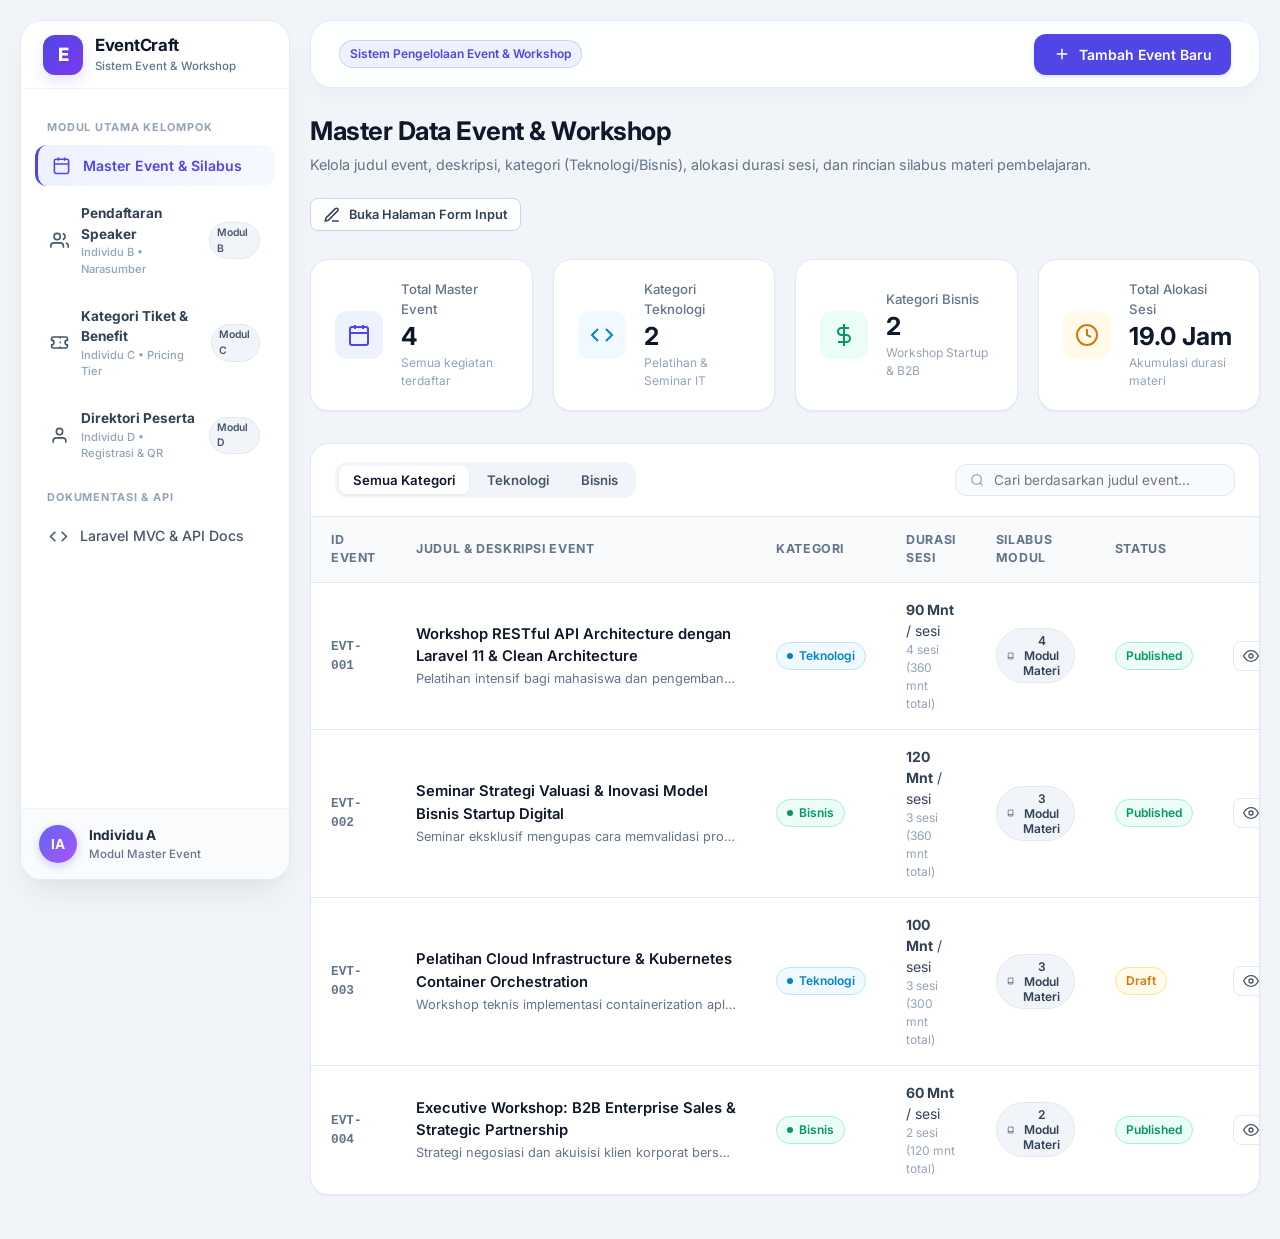
<file: index.html>
<!DOCTYPE html>
<html lang="id">
<head>
  <meta charset="UTF-8">
  <meta name="viewport" content="width=device-width, initial-scale=1.0">
  <title>Master Event & Silabus - Sistem Pengelolaan Event & Workshop</title>
  <!-- Google Fonts: Inter -->
  <link rel="preconnect" href="https://fonts.googleapis.com">
  <link rel="preconnect" href="https://fonts.gstatic.com" crossorigin>
  <link href="https://fonts.googleapis.com/css2?family=Inter:wght@400;500;600;700&display=swap" rel="stylesheet">
  <!-- Stylesheet -->
  <link rel="stylesheet" href="css/style.css">
</head>
<body>

<div class="app-container">
  <!-- ========================================================================
       1. SIDEBAR NAVIGASI
       ======================================================================== -->
  <aside class="sidebar">
    <div class="sidebar-brand">
      <div class="brand-icon">E</div>
      <div class="brand-text">
        <h2>EventCraft</h2>
        <span>Sistem Event & Workshop</span>
      </div>
    </div>

    <nav class="sidebar-nav">
      <div class="nav-section-title">Modul Utama Kelompok</div>
      
      <!-- Modul Master Event (Individu A - AKTIF) -->
      <a href="index.html" class="nav-item active">
        <svg viewBox="0 0 24 24">
          <rect x="3" y="4" width="18" height="18" rx="2" ry="2"></rect>
          <line x1="16" y1="2" x2="16" y2="6"></line>
          <line x1="8" y1="2" x2="8" y2="6"></line>
          <line x1="3" y1="10" x2="21" y2="10"></line>
        </svg>
        <span>Master Event & Silabus</span>
      </a>

      <!-- Modul Anggota Lainnya (Konteks Domain dengan Modal Arsitektur) -->
      <a href="javascript:void(0)" onclick="openModuleInfoModal('B')" class="nav-item inactive-badge" title="Klik untuk melihat spesifikasi arsitektur & relasi Modul B">
        <span style="display:flex; align-items:center; gap:12px;">
          <svg viewBox="0 0 24 24">
            <path d="M17 21v-2a4 4 0 0 0-4-4H5a4 4 0 0 0-4 4v2"></path>
            <circle cx="9" cy="7" r="4"></circle>
            <path d="M23 21v-2a4 4 0 0 0-3-3.87"></path>
            <path d="M16 3.13a4 4 0 0 1 0 7.75"></path>
          </svg>
          <span style="display: flex; flex-direction: column;">
            <strong style="font-size: 0.85rem; color: var(--slate-700);">Pendaftaran Speaker</strong>
            <small style="font-size: 0.7rem; color: var(--slate-400);">Individu B • Narasumber</small>
          </span>
        </span>
        <span class="tag-module">Modul B</span>
      </a>

      <a href="javascript:void(0)" onclick="openModuleInfoModal('C')" class="nav-item inactive-badge" title="Klik untuk melihat spesifikasi arsitektur & relasi Modul C">
        <span style="display:flex; align-items:center; gap:12px;">
          <svg viewBox="0 0 24 24">
            <path d="M2 9a3 3 0 0 1 0 6v2a2 2 0 0 0 2 2h16a2 2 0 0 0 2-2v-2a3 3 0 0 1 0-6V7a2 2 0 0 0-2-2H4a2 2 0 0 0-2 2Z"></path>
            <path d="M13 5v2"></path>
            <path d="M13 17v2"></path>
            <path d="M13 11v2"></path>
          </svg>
          <span style="display: flex; flex-direction: column;">
            <strong style="font-size: 0.85rem; color: var(--slate-700);">Kategori Tiket & Benefit</strong>
            <small style="font-size: 0.7rem; color: var(--slate-400);">Individu C • Pricing Tier</small>
          </span>
        </span>
        <span class="tag-module">Modul C</span>
      </a>

      <a href="javascript:void(0)" onclick="openModuleInfoModal('D')" class="nav-item inactive-badge" title="Klik untuk melihat spesifikasi arsitektur & relasi Modul D">
        <span style="display:flex; align-items:center; gap:12px;">
          <svg viewBox="0 0 24 24">
            <path d="M20 21v-2a4 4 0 0 0-4-4H8a4 4 0 0 0-4 4v2"></path>
            <circle cx="12" cy="7" r="4"></circle>
          </svg>
          <span style="display: flex; flex-direction: column;">
            <strong style="font-size: 0.85rem; color: var(--slate-700);">Direktori Peserta</strong>
            <small style="font-size: 0.7rem; color: var(--slate-400);">Individu D • Registrasi & QR</small>
          </span>
        </span>
        <span class="tag-module">Modul D</span>
      </a>

      <div class="nav-section-title">Dokumentasi & API</div>
      <a href="README.md" target="_blank" class="nav-item">
        <svg viewBox="0 0 24 24">
          <polyline points="16 18 22 12 16 6"></polyline>
          <polyline points="8 6 2 12 8 18"></polyline>
        </svg>
        <span>Laravel MVC & API Docs</span>
      </a>
    </nav>

    <div class="sidebar-footer">
      <div class="user-snippet">
        <div class="user-avatar">IA</div>
        <div class="user-info">
          <div class="user-name">Individu A</div>
          <div class="user-role">Modul Master Event</div>
        </div>
      </div>
    </div>
  </aside>

  <!-- ========================================================================
       2. MAIN CONTENT WRAPPER
       ======================================================================== -->
  <main class="main-wrapper">
    <!-- Top Header -->
    <header class="top-header">
      <div style="display: flex; align-items: center; gap: 16px;">
        <button class="mobile-toggle" id="mobileToggle" aria-label="Toggle Menu">
          ☰
        </button>
        <span class="badge-role">Sistem Pengelolaan Event & Workshop</span>
      </div>

      <div class="header-actions">
        <a href="event-form.html" class="btn btn-primary">
          <svg viewBox="0 0 24 24">
            <line x1="12" y1="5" x2="12" y2="19"></line>
            <line x1="5" y1="12" x2="19" y2="12"></line>
          </svg>
          <span>Tambah Event Baru</span>
        </a>
      </div>
    </header>

    <!-- Content Body -->
    <div class="content-body">
      <!-- Page Header -->
      <div class="page-header">
        <div>
          <h1 class="page-title">Master Data Event & Workshop</h1>
          <p class="page-subtitle">Kelola judul event, deskripsi, kategori (Teknologi/Bisnis), alokasi durasi sesi, dan rincian silabus materi pembelajaran.</p>
        </div>
        <div>
          <a href="event-form.html" class="btn btn-secondary btn-sm" style="margin-top: 6px;">
            <svg width="14" height="14" viewBox="0 0 24 24" fill="none" stroke="currentColor" stroke-width="2">
              <path d="M12 20h9"></path>
              <path d="M16.5 3.5a2.121 2.121 0 0 1 3 3L7 19l-4 1 1-4L16.5 3.5z"></path>
            </svg>
            <span>Buka Halaman Form Input</span>
          </a>
        </div>
      </div>

      <!-- Stat Cards Overview -->
      <div class="stats-grid">
        <div class="stat-card">
          <div class="stat-icon icon-purple">
            <svg viewBox="0 0 24 24">
              <rect x="3" y="4" width="18" height="18" rx="2" ry="2"></rect>
              <line x1="16" y1="2" x2="16" y2="6"></line>
              <line x1="8" y1="2" x2="8" y2="6"></line>
              <line x1="3" y1="10" x2="21" y2="10"></line>
            </svg>
          </div>
          <div class="stat-data">
            <div class="stat-label">Total Master Event</div>
            <div class="stat-value" id="statTotalEvents">0</div>
            <div class="stat-subtext">Semua kegiatan terdaftar</div>
          </div>
        </div>

        <div class="stat-card">
          <div class="stat-icon icon-blue">
            <svg viewBox="0 0 24 24">
              <polyline points="16 18 22 12 16 6"></polyline>
              <polyline points="8 6 2 12 8 18"></polyline>
            </svg>
          </div>
          <div class="stat-data">
            <div class="stat-label">Kategori Teknologi</div>
            <div class="stat-value" id="statTechEvents">0</div>
            <div class="stat-subtext">Pelatihan & Seminar IT</div>
          </div>
        </div>

        <div class="stat-card">
          <div class="stat-icon icon-green">
            <svg viewBox="0 0 24 24">
              <line x1="12" y1="1" x2="12" y2="23"></line>
              <path d="M17 5H9.5a3.5 3.5 0 0 0 0 7h5a3.5 3.5 0 0 1 0 7H6"></path>
            </svg>
          </div>
          <div class="stat-data">
            <div class="stat-label">Kategori Bisnis</div>
            <div class="stat-value" id="statBizEvents">0</div>
            <div class="stat-subtext">Workshop Startup & B2B</div>
          </div>
        </div>

        <div class="stat-card">
          <div class="stat-icon icon-amber">
            <svg viewBox="0 0 24 24">
              <circle cx="12" cy="12" r="10"></circle>
              <polyline points="12 6 12 12 16 14"></polyline>
            </svg>
          </div>
          <div class="stat-data">
            <div class="stat-label">Total Alokasi Sesi</div>
            <div class="stat-value" id="statTotalHours">0 Jam</div>
            <div class="stat-subtext">Akumulasi durasi materi</div>
          </div>
        </div>
      </div>

      <!-- Filter Bar & Search Toolbar -->
      <div class="filter-toolbar">
        <div class="category-tabs">
          <button type="button" class="cat-tab active" data-category="Semua">Semua Kategori</button>
          <button type="button" class="cat-tab" data-category="Teknologi">Teknologi</button>
          <button type="button" class="cat-tab" data-category="Bisnis">Bisnis</button>
        </div>

        <div class="table-search-box">
          <svg viewBox="0 0 24 24" fill="none" stroke="currentColor" stroke-width="2">
            <circle cx="11" cy="11" r="8"></circle>
            <line x1="21" y1="21" x2="16.65" y2="16.65"></line>
          </svg>
          <input type="text" id="tableSearch" placeholder="Cari berdasarkan judul event...">
        </div>
      </div>

      <!-- Tabel Master Event -->
      <div class="table-card">
        <div class="table-responsive">
          <table class="custom-table">
            <thead>
              <tr>
                <th style="width: 100px;">ID Event</th>
                <th>Judul & Deskripsi Event</th>
                <th style="width: 150px;">Kategori</th>
                <th style="width: 160px;">Durasi Sesi</th>
                <th style="width: 160px;">Silabus Modul</th>
                <th style="width: 120px;">Status</th>
                <th style="width: 140px; text-align: center;">Aksi</th>
              </tr>
            </thead>
            <tbody id="eventTableBody">
              <!-- Render otomatis via js/app.js -->
            </tbody>
          </table>
        </div>
      </div>
    </div>
  </main>
</div>

<!-- ========================================================================
     3. MODAL DETAIL EVENT & SILABUS
     ======================================================================== -->
<div class="modal-overlay" id="syllabusDetailModal">
  <div class="modal-container">
    <div class="modal-header">
      <div style="display: flex; align-items: center; gap: 10px;">
        <h3 class="modal-title">Rincian Event & Silabus Materi</h3>
        <div id="modalEventCategory"></div>
      </div>
      <button class="modal-close" onclick="closeModal('syllabusDetailModal')" title="Tutup">&times;</button>
    </div>
    <div class="modal-body">
      <div>
        <h2 id="modalEventTitle" style="font-size: 1.25rem; font-weight: 700; color: var(--slate-900); margin-bottom: 8px;"></h2>
        <p id="modalEventDesc" style="font-size: 0.875rem; color: var(--slate-600); line-height: 1.5; margin-bottom: 16px;"></p>
        
        <div style="display: flex; gap: 16px; align-items: center; padding: 10px 14px; background: var(--slate-50); border: 1px solid var(--slate-200); border-radius: var(--radius-md); margin-bottom: 20px;">
          <div style="font-size: 0.8rem; color: var(--slate-500);">
            <svg width="14" height="14" viewBox="0 0 24 24" fill="none" stroke="currentColor" stroke-width="2" style="vertical-align: middle; margin-right: 4px;">
              <circle cx="12" cy="12" r="10"></circle>
              <polyline points="12 6 12 12 16 14"></polyline>
            </svg>
            Alokasi Waktu: <strong id="modalEventDuration" style="color: var(--slate-800);"></strong>
          </div>
        </div>

        <h4 style="font-size: 0.95rem; font-weight: 700; color: var(--slate-800); text-transform: uppercase; letter-spacing: 0.05em;">Struktur Kurikulum / Silabus Sesi:</h4>
        <div class="syllabus-timeline" id="modalTimeline">
          <!-- Timeline di-generate secara dinamis oleh js/app.js -->
        </div>
      </div>
    </div>
    <div class="modal-footer">
      <button type="button" class="btn btn-secondary" onclick="closeModal('syllabusDetailModal')">Tutup</button>
    </div>
  </div>
</div>

<!-- ========================================================================
     4. MODAL SPESIFIKASI ARSITEKTUR MODUL KELOMPOK (B, C, D)
     ======================================================================== -->
<div class="modal-overlay" id="peerModuleModal">
  <div class="modal-container" style="max-width: 680px;">
    <div class="modal-header">
      <div style="display: flex; align-items: center; gap: 10px;">
        <span class="module-header-badge" id="peerModuleBadge">Modul X</span>
        <h3 class="modal-title" id="peerModuleTitle">Spesifikasi Modul Otonom</h3>
      </div>
      <button class="modal-close" onclick="closeModal('peerModuleModal')" title="Tutup">&times;</button>
    </div>
    <div class="modal-body">
      <div class="module-header-box">
        <div class="module-header-left">
          <h3 id="peerModuleAssignee">Penanggung Jawab: Individu X</h3>
          <span>Arsitektur Sistem Otonom & Interkoneksi Modul Master Event</span>
        </div>
      </div>

      <div style="margin-bottom: 20px;">
        <div class="spec-section-title">
          <svg width="16" height="16" viewBox="0 0 24 24" fill="none" stroke="currentColor" stroke-width="2">
            <circle cx="12" cy="12" r="10"></circle>
            <line x1="12" y1="16" x2="12" y2="12"></line>
            <line x1="12" y1="8" x2="12.01" y2="8"></line>
          </svg>
          Deskripsi & Tanggung Jawab Modul
        </div>
        <p id="peerModuleDesc" style="font-size: 0.875rem; color: var(--slate-600); line-height: 1.6;"></p>
      </div>

      <div style="margin-bottom: 20px;">
        <div class="spec-section-title">
          <svg width="16" height="16" viewBox="0 0 24 24" fill="none" stroke="currentColor" stroke-width="2">
            <path d="M4 7V4h16v3"></path>
            <path d="M9 20h6"></path>
            <path d="M12 4v16"></path>
          </svg>
          Relasi Database ke Modul Master Event (Individu A)
        </div>
        <div class="relation-pill-box" id="peerModuleRelations">
          <!-- Di-render oleh js/app.js -->
        </div>
      </div>

      <div style="margin-bottom: 20px;">
        <div class="spec-section-title">
          <svg width="16" height="16" viewBox="0 0 24 24" fill="none" stroke="currentColor" stroke-width="2">
            <polyline points="16 18 22 12 16 6"></polyline>
            <polyline points="8 6 2 12 8 18"></polyline>
          </svg>
          Endpoint RESTful API yang Tersedia
        </div>
        <div class="endpoint-list" id="peerModuleEndpoints">
          <!-- Di-render oleh js/app.js -->
        </div>
      </div>

      <div>
        <div class="spec-section-title">
          <svg width="16" height="16" viewBox="0 0 24 24" fill="none" stroke="currentColor" stroke-width="2">
            <ellipse cx="12" cy="5" rx="9" ry="3"></ellipse>
            <path d="M21 12c0 1.66-4 3-9 3s-9-1.34-9-3"></path>
            <path d="M3 5v14c0 1.66 4 3 9 3s9-1.34 9-3V5"></path>
          </svg>
          Contoh Skema Migrasi Database Relasional Laravel
        </div>
        <pre class="schema-code-box" id="peerModuleMigration"></pre>
      </div>
    </div>
    <div class="modal-footer">
      <button type="button" class="btn btn-secondary" onclick="closeModal('peerModuleModal')">Tutup Penjelasan</button>
    </div>
  </div>
</div>

<!-- Scripts -->
<script src="js/app.js"></script>
</body>
</html>
</file>
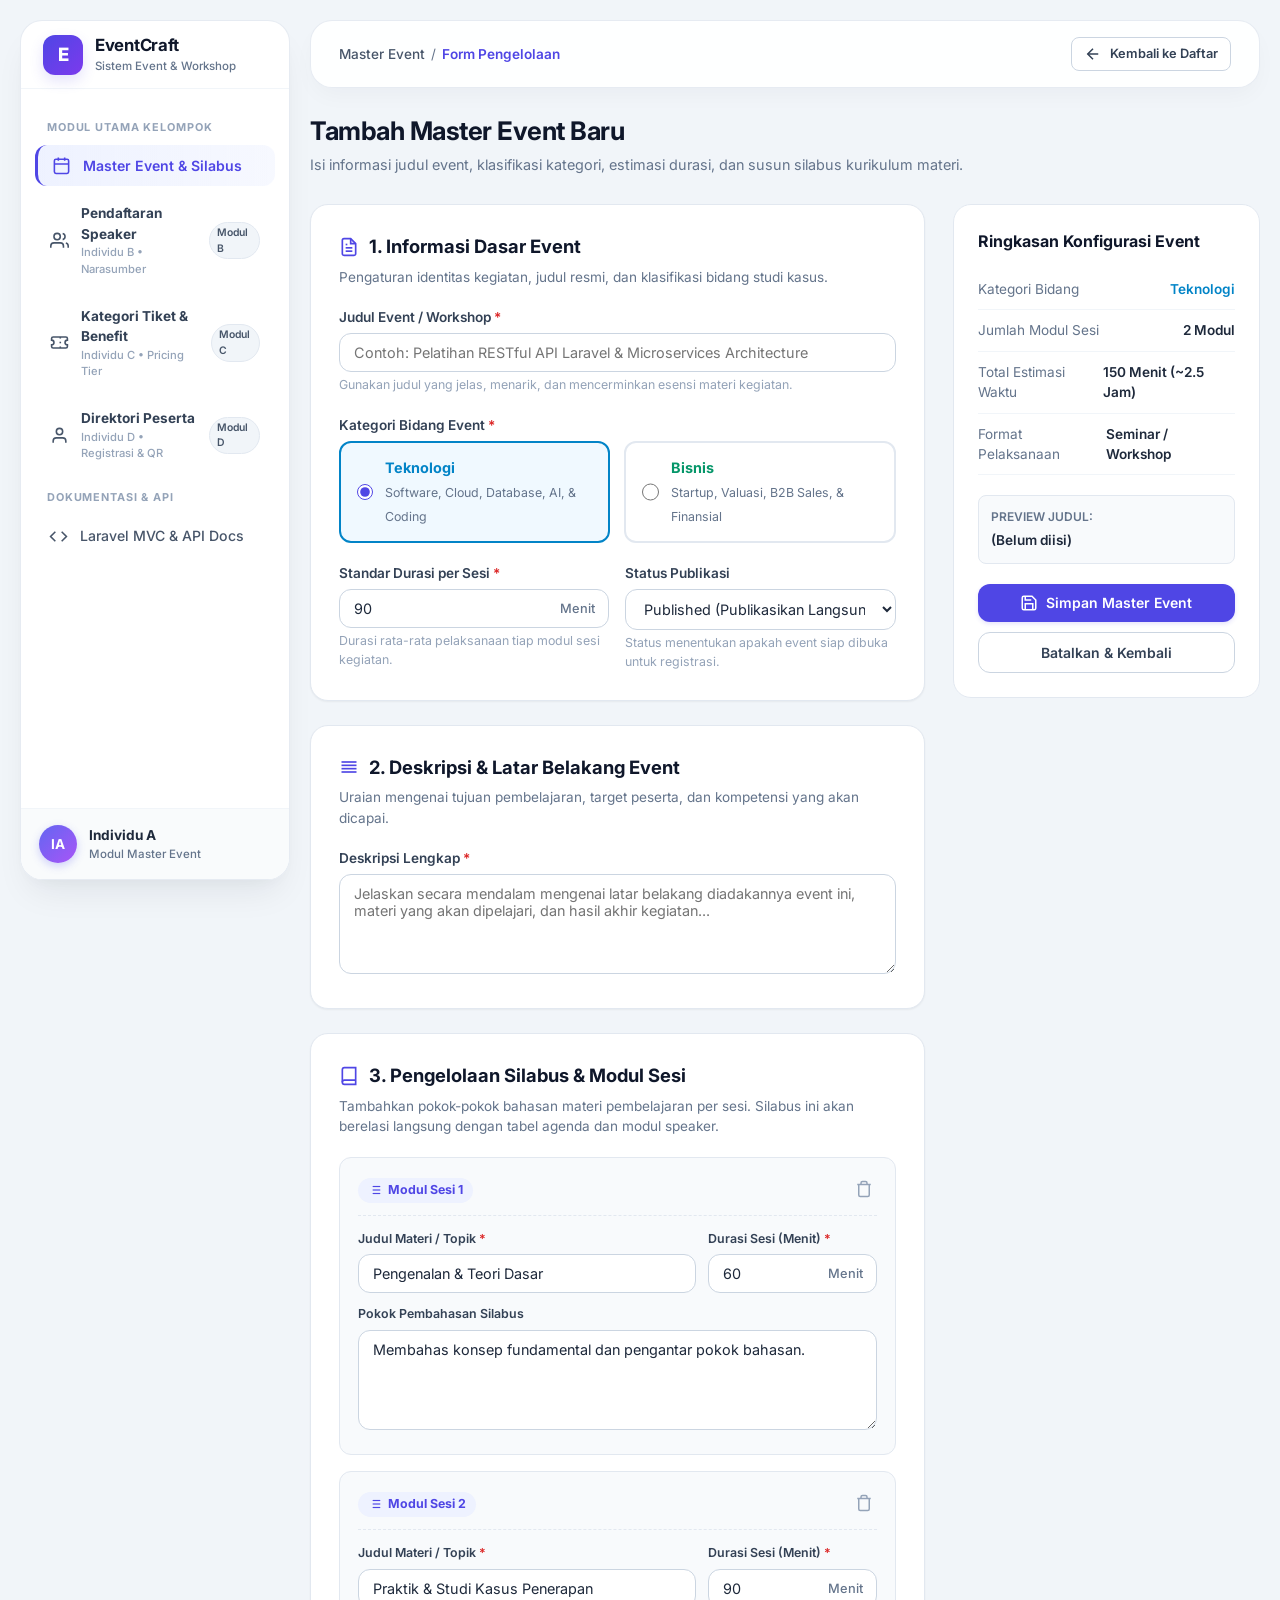
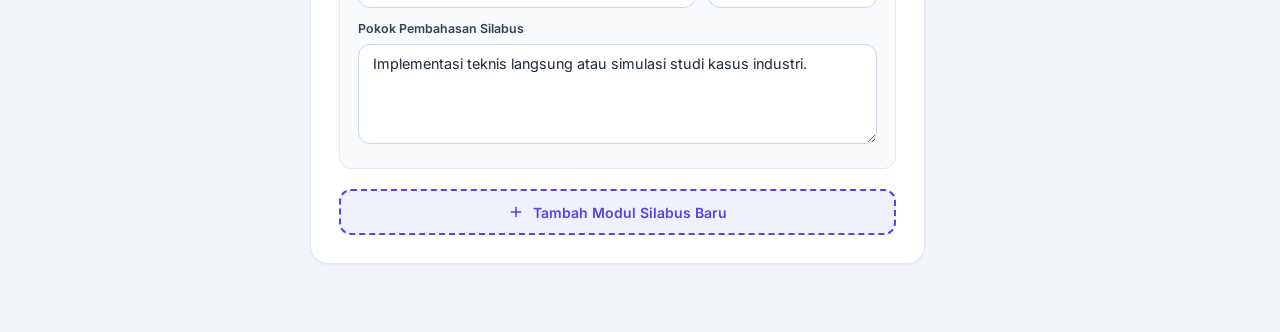
<file: event-form.html>
<!DOCTYPE html>
<html lang="id">
<head>
  <meta charset="UTF-8">
  <meta name="viewport" content="width=device-width, initial-scale=1.0">
  <title>Form Kelola Master Event & Silabus - EventCraft</title>
  <!-- Google Fonts: Inter -->
  <link rel="preconnect" href="https://fonts.googleapis.com">
  <link rel="preconnect" href="https://fonts.gstatic.com" crossorigin>
  <link href="https://fonts.googleapis.com/css2?family=Inter:wght@400;500;600;700&display=swap" rel="stylesheet">
  <!-- Stylesheet -->
  <link rel="stylesheet" href="css/style.css">
</head>
<body>

<div class="app-container">
  <!-- ========================================================================
       1. SIDEBAR NAVIGASI
       ======================================================================== -->
  <aside class="sidebar">
    <div class="sidebar-brand">
      <div class="brand-icon">E</div>
      <div class="brand-text">
        <h2>EventCraft</h2>
        <span>Sistem Event & Workshop</span>
      </div>
    </div>

    <nav class="sidebar-nav">
      <div class="nav-section-title">Modul Utama Kelompok</div>
      
      <!-- Modul Master Event (Individu A - AKTIF) -->
      <a href="index.html" class="nav-item active">
        <svg viewBox="0 0 24 24">
          <rect x="3" y="4" width="18" height="18" rx="2" ry="2"></rect>
          <line x1="16" y1="2" x2="16" y2="6"></line>
          <line x1="8" y1="2" x2="8" y2="6"></line>
          <line x1="3" y1="10" x2="21" y2="10"></line>
        </svg>
        <span>Master Event & Silabus</span>
      </a>

      <!-- Modul Anggota Lainnya (Konteks Domain dengan Modal Arsitektur) -->
      <a href="javascript:void(0)" onclick="openModuleInfoModal('B')" class="nav-item inactive-badge" title="Klik untuk melihat spesifikasi arsitektur & relasi Modul B">
        <span style="display:flex; align-items:center; gap:12px;">
          <svg viewBox="0 0 24 24">
            <path d="M17 21v-2a4 4 0 0 0-4-4H5a4 4 0 0 0-4 4v2"></path>
            <circle cx="9" cy="7" r="4"></circle>
            <path d="M23 21v-2a4 4 0 0 0-3-3.87"></path>
            <path d="M16 3.13a4 4 0 0 1 0 7.75"></path>
          </svg>
          <span style="display: flex; flex-direction: column;">
            <strong style="font-size: 0.85rem; color: var(--slate-700);">Pendaftaran Speaker</strong>
            <small style="font-size: 0.7rem; color: var(--slate-400);">Individu B • Narasumber</small>
          </span>
        </span>
        <span class="tag-module">Modul B</span>
      </a>

      <a href="javascript:void(0)" onclick="openModuleInfoModal('C')" class="nav-item inactive-badge" title="Klik untuk melihat spesifikasi arsitektur & relasi Modul C">
        <span style="display:flex; align-items:center; gap:12px;">
          <svg viewBox="0 0 24 24">
            <path d="M2 9a3 3 0 0 1 0 6v2a2 2 0 0 0 2 2h16a2 2 0 0 0 2-2v-2a3 3 0 0 1 0-6V7a2 2 0 0 0-2-2H4a2 2 0 0 0-2 2Z"></path>
            <path d="M13 5v2"></path>
            <path d="M13 17v2"></path>
            <path d="M13 11v2"></path>
          </svg>
          <span style="display: flex; flex-direction: column;">
            <strong style="font-size: 0.85rem; color: var(--slate-700);">Kategori Tiket & Benefit</strong>
            <small style="font-size: 0.7rem; color: var(--slate-400);">Individu C • Pricing Tier</small>
          </span>
        </span>
        <span class="tag-module">Modul C</span>
      </a>

      <a href="javascript:void(0)" onclick="openModuleInfoModal('D')" class="nav-item inactive-badge" title="Klik untuk melihat spesifikasi arsitektur & relasi Modul D">
        <span style="display:flex; align-items:center; gap:12px;">
          <svg viewBox="0 0 24 24">
            <path d="M20 21v-2a4 4 0 0 0-4-4H8a4 4 0 0 0-4 4v2"></path>
            <circle cx="12" cy="7" r="4"></circle>
          </svg>
          <span style="display: flex; flex-direction: column;">
            <strong style="font-size: 0.85rem; color: var(--slate-700);">Direktori Peserta</strong>
            <small style="font-size: 0.7rem; color: var(--slate-400);">Individu D • Registrasi & QR</small>
          </span>
        </span>
        <span class="tag-module">Modul D</span>
      </a>

      <div class="nav-section-title">Dokumentasi & API</div>
      <a href="README.md" target="_blank" class="nav-item">
        <svg viewBox="0 0 24 24">
          <polyline points="16 18 22 12 16 6"></polyline>
          <polyline points="8 6 2 12 8 18"></polyline>
        </svg>
        <span>Laravel MVC & API Docs</span>
      </a>
    </nav>

    <div class="sidebar-footer">
      <div class="user-snippet">
        <div class="user-avatar">IA</div>
        <div class="user-info">
          <div class="user-name">Individu A</div>
          <div class="user-role">Modul Master Event</div>
        </div>
      </div>
    </div>
  </aside>

  <!-- ========================================================================
       2. MAIN CONTENT WRAPPER
       ======================================================================== -->
  <main class="main-wrapper">
    <!-- Top Header -->
    <header class="top-header">
      <div style="display: flex; align-items: center; gap: 16px;">
        <button class="mobile-toggle" id="mobileToggle" aria-label="Toggle Menu">
          ☰
        </button>
        <div style="font-size: 0.85rem; color: var(--slate-500); display: flex; align-items: center; gap: 6px;">
          <a href="index.html" style="color: var(--slate-600); text-decoration: none; font-weight: 500;">Master Event</a>
          <span>/</span>
          <span style="color: var(--primary); font-weight: 600;">Form Pengelolaan</span>
        </div>
      </div>

      <div class="header-actions">
        <a href="index.html" class="btn btn-secondary btn-sm">
          <svg width="16" height="16" viewBox="0 0 24 24" fill="none" stroke="currentColor" stroke-width="2">
            <line x1="19" y1="12" x2="5" y2="12"></line>
            <polyline points="12 19 5 12 12 5"></polyline>
          </svg>
          <span>Kembali ke Daftar</span>
        </a>
      </div>
    </header>

    <!-- Content Body -->
    <div class="content-body">
      <!-- Page Header -->
      <div class="page-header">
        <div>
          <h1 class="page-title" id="formPageTitle">Tambah Master Event Baru</h1>
          <p class="page-subtitle" id="formPageSubtitle">Isi informasi judul event, klasifikasi kategori, estimasi durasi, dan susun silabus kurikulum materi.</p>
        </div>
      </div>

      <!-- Form Container Layout (2 Kolom: Form Utama + Panel Ringkasan) -->
      <form id="eventForm">
        <input type="hidden" id="eventId" value="">
        <input type="hidden" id="totalSessions" value="0">

        <div class="form-layout">
          <!-- Kolom Kiri: Form Utama -->
          <div class="form-main-col">
            
            <!-- 1. Card Informasi Utama Event -->
            <div class="form-card">
              <h3 class="form-card-title">
                <svg width="20" height="20" viewBox="0 0 24 24" fill="none" stroke="currentColor" stroke-width="2" style="color: var(--primary);">
                  <path d="M14 2H6a2 2 0 0 0-2 2v16a2 2 0 0 0 2 2h12a2 2 0 0 0 2-2V8z"></path>
                  <polyline points="14 2 14 8 20 8"></polyline>
                  <line x1="16" y1="13" x2="8" y2="13"></line>
                  <line x1="16" y1="17" x2="8" y2="17"></line>
                  <polyline points="10 9 9 9 8 9"></polyline>
                </svg>
                1. Informasi Dasar Event
              </h3>
              <p class="form-card-subtitle">Pengaturan identitas kegiatan, judul resmi, dan klasifikasi bidang studi kasus.</p>

              <!-- Judul Event -->
              <div class="form-group">
                <label for="eventTitle" class="form-label">
                  Judul Event / Workshop <span class="required">*</span>
                </label>
                <input 
                  type="text" 
                  id="eventTitle" 
                  class="form-control" 
                  placeholder="Contoh: Pelatihan RESTful API Laravel & Microservices Architecture" 
                  required
                  oninput="updateTotalSummary()"
                >
                <div class="form-help">Gunakan judul yang jelas, menarik, dan mencerminkan esensi materi kegiatan.</div>
              </div>

              <!-- Kategori Event (Teknologi vs Bisnis) -->
              <div class="form-group">
                <label class="form-label">
                  Kategori Bidang Event <span class="required">*</span>
                </label>
                <div class="category-radio-group">
                  <label class="category-radio-card active-tech" id="cardCategoryTech">
                    <input 
                      type="radio" 
                      name="category" 
                      value="Teknologi" 
                      checked 
                      onchange="updateTotalSummary()"
                    >
                    <div>
                      <strong style="color: var(--tech); display: block; font-size: 0.9rem;">Teknologi</strong>
                      <span style="font-size: 0.775rem; color: var(--slate-500);">Software, Cloud, Database, AI, & Coding</span>
                    </div>
                  </label>

                  <label class="category-radio-card" id="cardCategoryBiz">
                    <input 
                      type="radio" 
                      name="category" 
                      value="Bisnis" 
                      onchange="updateTotalSummary()"
                    >
                    <div>
                      <strong style="color: var(--business); display: block; font-size: 0.9rem;">Bisnis</strong>
                      <span style="font-size: 0.775rem; color: var(--slate-500);">Startup, Valuasi, B2B Sales, & Finansial</span>
                    </div>
                  </label>
                </div>
              </div>

              <!-- Durasi Sesi & Status -->
              <div class="duration-grid">
                <div class="form-group" style="margin-bottom: 0;">
                  <label for="sessionDuration" class="form-label">
                    Standar Durasi per Sesi <span class="required">*</span>
                  </label>
                  <div class="input-with-unit">
                    <input 
                      type="number" 
                      id="sessionDuration" 
                      class="form-control" 
                      min="30" 
                      max="300" 
                      step="15" 
                      value="90" 
                      required
                    >
                    <span class="unit-label">Menit</span>
                  </div>
                  <div class="form-help">Durasi rata-rata pelaksanaan tiap modul sesi kegiatan.</div>
                </div>

                <div class="form-group" style="margin-bottom: 0;">
                  <label for="eventStatus" class="form-label">Status Publikasi</label>
                  <select id="eventStatus" class="form-control">
                    <option value="Published">Published (Publikasikan Langsung)</option>
                    <option value="Draft">Draft (Simpan Sementara)</option>
                  </select>
                  <div class="form-help">Status menentukan apakah event siap dibuka untuk registrasi.</div>
                </div>
              </div>
            </div>

            <!-- 2. Card Deskripsi Event -->
            <div class="form-card">
              <h3 class="form-card-title">
                <svg width="20" height="20" viewBox="0 0 24 24" fill="none" stroke="currentColor" stroke-width="2" style="color: var(--primary);">
                  <line x1="21" y1="10" x2="3" y2="10"></line>
                  <line x1="21" y1="6" x2="3" y2="6"></line>
                  <line x1="21" y1="14" x2="3" y2="14"></line>
                  <line x1="21" y1="18" x2="3" y2="18"></line>
                </svg>
                2. Deskripsi & Latar Belakang Event
              </h3>
              <p class="form-card-subtitle">Uraian mengenai tujuan pembelajaran, target peserta, dan kompetensi yang akan dicapai.</p>

              <div class="form-group" style="margin-bottom: 0;">
                <label for="eventDescription" class="form-label">
                  Deskripsi Lengkap <span class="required">*</span>
                </label>
                <textarea 
                  id="eventDescription" 
                  class="form-control" 
                  rows="4" 
                  placeholder="Jelaskan secara mendalam mengenai latar belakang diadakannya event ini, materi yang akan dipelajari, dan hasil akhir kegiatan..."
                  required
                ></textarea>
              </div>
            </div>

            <!-- 3. Card Silabus & Kurikulum Dinamis (Syllabus Builder) -->
            <div class="form-card">
              <div style="display: flex; justify-content: space-between; align-items: center; margin-bottom: 6px;">
                <h3 class="form-card-title" style="margin-bottom: 0;">
                  <svg width="20" height="20" viewBox="0 0 24 24" fill="none" stroke="currentColor" stroke-width="2" style="color: var(--primary);">
                    <path d="M4 19.5A2.5 2.5 0 0 1 6.5 17H20"></path>
                    <path d="M6.5 2H20v20H6.5A2.5 2.5 0 0 1 4 19.5v-15A2.5 2.5 0 0 1 6.5 2z"></path>
                  </svg>
                  3. Pengelolaan Silabus & Modul Sesi
                </h3>
              </div>
              <p class="form-card-subtitle">
                Tambahkan pokok-pokok bahasan materi pembelajaran per sesi. Silabus ini akan berelasi langsung dengan tabel agenda dan modul speaker.
              </p>

              <!-- Dynamic Items Container -->
              <div class="syllabus-container" id="syllabusContainer">
                <!-- Baris silabus dinamis disisipkan via js/app.js -->
              </div>

              <!-- Button Tambah Modul -->
              <button type="button" class="syllabus-btn-add" id="btnAddSyllabus">
                <svg width="18" height="18" viewBox="0 0 24 24" fill="none" stroke="currentColor" stroke-width="2">
                  <line x1="12" y1="5" x2="12" y2="19"></line>
                  <line x1="5" y1="12" x2="19" y2="12"></line>
                </svg>
                <span>Tambah Modul Silabus Baru</span>
              </button>
            </div>

          </div>

          <!-- Kolom Kanan: Ringkasan & Tombol Aksi (Sticky Sidebar) -->
          <div class="form-side-col">
            <div class="summary-box">
              <h4 class="summary-title">Ringkasan Konfigurasi Event</h4>
              
              <ul class="summary-list">
                <li>
                  <span>Kategori Bidang</span>
                  <span id="sumCategory" style="color: var(--tech);">Teknologi</span>
                </li>
                <li>
                  <span>Jumlah Modul Sesi</span>
                  <span id="sumTotalModules">0 Modul</span>
                </li>
                <li>
                  <span>Total Estimasi Waktu</span>
                  <span id="sumTotalDuration">0 Menit</span>
                </li>
                <li>
                  <span>Format Pelaksanaan</span>
                  <span>Seminar / Workshop</span>
                </li>
              </ul>

              <div style="background-color: var(--slate-50); border: 1px solid var(--slate-200); border-radius: var(--radius-sm); padding: 12px; margin-bottom: 20px;">
                <div style="font-size: 0.75rem; color: var(--slate-500); margin-bottom: 4px; font-weight: 600;">PREVIEW JUDUL:</div>
                <div id="sumTitle" style="font-size: 0.85rem; font-weight: 600; color: var(--slate-800); word-break: break-word;">
                  (Belum diisi)
                </div>
              </div>

              <div class="summary-actions">
                <button type="submit" class="btn btn-primary" style="width: 100%;">
                  <svg width="18" height="18" viewBox="0 0 24 24" fill="none" stroke="currentColor" stroke-width="2">
                    <path d="M19 21H5a2 2 0 0 1-2-2V5a2 2 0 0 1 2-2h11l5 5v11a2 2 0 0 1-2 2z"></path>
                    <polyline points="17 21 17 13 7 13 7 21"></polyline>
                    <polyline points="7 3 7 8 15 8"></polyline>
                  </svg>
                  <span>Simpan Master Event</span>
                </button>

                <a href="index.html" class="btn btn-secondary" style="width: 100%;">
                  <span>Batalkan & Kembali</span>
                </a>
              </div>
            </div>
          </div>
        </div>
      </form>
    </div>
  </main>
</div>

<!-- ========================================================================
     MODAL SPESIFIKASI ARSITEKTUR MODUL KELOMPOK (B, C, D)
     ======================================================================== -->
<div class="modal-overlay" id="peerModuleModal">
  <div class="modal-container" style="max-width: 680px;">
    <div class="modal-header">
      <div style="display: flex; align-items: center; gap: 10px;">
        <span class="module-header-badge" id="peerModuleBadge">Modul X</span>
        <h3 class="modal-title" id="peerModuleTitle">Spesifikasi Modul Otonom</h3>
      </div>
      <button class="modal-close" onclick="closeModal('peerModuleModal')" title="Tutup">&times;</button>
    </div>
    <div class="modal-body">
      <div class="module-header-box">
        <div class="module-header-left">
          <h3 id="peerModuleAssignee">Penanggung Jawab: Individu X</h3>
          <span>Arsitektur Sistem Otonom & Interkoneksi Modul Master Event</span>
        </div>
      </div>

      <div style="margin-bottom: 20px;">
        <div class="spec-section-title">
          <svg width="16" height="16" viewBox="0 0 24 24" fill="none" stroke="currentColor" stroke-width="2">
            <circle cx="12" cy="12" r="10"></circle>
            <line x1="12" y1="16" x2="12" y2="12"></line>
            <line x1="12" y1="8" x2="12.01" y2="8"></line>
          </svg>
          Deskripsi & Tanggung Jawab Modul
        </div>
        <p id="peerModuleDesc" style="font-size: 0.875rem; color: var(--slate-600); line-height: 1.6;"></p>
      </div>

      <div style="margin-bottom: 20px;">
        <div class="spec-section-title">
          <svg width="16" height="16" viewBox="0 0 24 24" fill="none" stroke="currentColor" stroke-width="2">
            <path d="M4 7V4h16v3"></path>
            <path d="M9 20h6"></path>
            <path d="M12 4v16"></path>
          </svg>
          Relasi Database ke Modul Master Event (Individu A)
        </div>
        <div class="relation-pill-box" id="peerModuleRelations">
          <!-- Di-render oleh js/app.js -->
        </div>
      </div>

      <div style="margin-bottom: 20px;">
        <div class="spec-section-title">
          <svg width="16" height="16" viewBox="0 0 24 24" fill="none" stroke="currentColor" stroke-width="2">
            <polyline points="16 18 22 12 16 6"></polyline>
            <polyline points="8 6 2 12 8 18"></polyline>
          </svg>
          Endpoint RESTful API yang Tersedia
        </div>
        <div class="endpoint-list" id="peerModuleEndpoints">
          <!-- Di-render oleh js/app.js -->
        </div>
      </div>

      <div>
        <div class="spec-section-title">
          <svg width="16" height="16" viewBox="0 0 24 24" fill="none" stroke="currentColor" stroke-width="2">
            <ellipse cx="12" cy="5" rx="9" ry="3"></ellipse>
            <path d="M21 12c0 1.66-4 3-9 3s-9-1.34-9-3"></path>
            <path d="M3 5v14c0 1.66 4 3 9 3s9-1.34 9-3V5"></path>
          </svg>
          Contoh Skema Migrasi Database Relasional Laravel
        </div>
        <pre class="schema-code-box" id="peerModuleMigration"></pre>
      </div>
    </div>
    <div class="modal-footer">
      <button type="button" class="btn btn-secondary" onclick="closeModal('peerModuleModal')">Tutup Penjelasan</button>
    </div>
  </div>
</div>

<!-- Scripts -->
<script src="js/app.js"></script>
</body>
</html>
</file>
<file: css/style.css>
/* ==========================================================================
   MASTER EVENT MODULE - EVENT & WORKSHOP MANAGEMENT SYSTEM
   CSS Design System & Component Library
   ========================================================================== */

:root {
  /* Color Palette */
  --primary: #4f46e5;
  --primary-hover: #4338ca;
  --primary-light: #eef2ff;
  --primary-glow: rgba(79, 70, 229, 0.15);

  --tech: #0284c7;
  --tech-bg: #f0f9ff;
  --tech-border: #bae6fd;

  --business: #059669;
  --business-bg: #ecfdf5;
  --business-border: #a7f3d0;

  --warning: #d97706;
  --warning-bg: #fffbeb;
  --warning-border: #fde68a;

  --danger: #dc2626;
  --danger-hover: #b91c1c;
  --danger-bg: #fef2f2;
  --danger-border: #fecaca;

  /* Neutral Slate */
  --slate-50: #f8fafc;
  --slate-100: #f1f5f9;
  --slate-200: #e2e8f0;
  --slate-300: #cbd5e1;
  --slate-400: #94a3b8;
  --slate-500: #64748b;
  --slate-600: #475569;
  --slate-700: #334155;
  --slate-800: #1e293b;
  --slate-900: #0f172a;

  /* Elevation Shadows */
  --shadow-sm: 0 1px 2px 0 rgb(0 0 0 / 0.05);
  --shadow-md: 0 4px 6px -1px rgb(0 0 0 / 0.1), 0 2px 4px -2px rgb(0 0 0 / 0.1);
  --shadow-lg: 0 10px 15px -3px rgb(0 0 0 / 0.1), 0 4px 6px -4px rgb(0 0 0 / 0.1);
  --shadow-xl: 0 20px 25px -5px rgb(0 0 0 / 0.1), 0 8px 10px -6px rgb(0 0 0 / 0.1);

  /* Dimensions & Layout */
  --sidebar-width: 270px;
  --sidebar-gap: 20px;
  --header-height: 68px;
  --radius-sm: 8px;
  --radius-md: 12px;
  --radius-lg: 18px;
  --radius-xl: 22px;
  --transition: all 0.25s cubic-bezier(0.4, 0, 0.2, 1);
}

/* Reset & Global */
* {
  margin: 0;
  padding: 0;
  box-sizing: border-box;
  font-family: 'Inter', -apple-system, BlinkMacSystemFont, 'Segoe UI', Roboto, Helvetica, Arial, sans-serif;
}

body {
  background-color: #f1f5f9;
  color: var(--slate-800);
  line-height: 1.5;
  display: flex;
  min-height: 100vh;
}

/* Layout Container */
.app-container {
  display: flex;
  width: 100%;
  min-height: 100vh;
  position: relative;
}

/* --------------------------------------------------------------------------
   Floating Sidebar Navigation
   -------------------------------------------------------------------------- */
.sidebar {
  width: var(--sidebar-width);
  background: rgba(255, 255, 255, 0.95);
  backdrop-filter: blur(16px);
  -webkit-backdrop-filter: blur(16px);
  border: 1px solid rgba(226, 232, 240, 0.85);
  border-radius: var(--radius-xl);
  display: flex;
  flex-direction: column;
  position: fixed;
  top: var(--sidebar-gap);
  bottom: var(--sidebar-gap);
  left: var(--sidebar-gap);
  height: calc(100vh - (var(--sidebar-gap) * 2));
  z-index: 45;
  box-shadow: 0 20px 35px -10px rgba(15, 23, 42, 0.08), 0 8px 20px -6px rgba(15, 23, 42, 0.04);
  transition: transform 0.3s cubic-bezier(0.16, 1, 0.3, 1), box-shadow 0.3s ease;
  overflow: hidden;
}

.sidebar:hover {
  box-shadow: 0 25px 45px -10px rgba(15, 23, 42, 0.12), 0 10px 24px -6px rgba(15, 23, 42, 0.06);
}

.sidebar-brand {
  height: var(--header-height);
  display: flex;
  align-items: center;
  gap: 12px;
  padding: 0 22px;
  border-bottom: 1px solid var(--slate-100);
}

.brand-icon {
  width: 40px;
  height: 40px;
  border-radius: var(--radius-md);
  background: linear-gradient(135deg, var(--primary) 0%, #7c3aed 100%);
  display: flex;
  align-items: center;
  justify-content: center;
  color: #fff;
  font-weight: 800;
  font-size: 1.15rem;
  box-shadow: 0 6px 14px var(--primary-glow);
}

.brand-text h2 {
  font-size: 1.05rem;
  font-weight: 700;
  color: var(--slate-900);
  letter-spacing: -0.3px;
}

.brand-text span {
  font-size: 0.72rem;
  color: var(--slate-500);
  font-weight: 500;
  display: block;
}

.sidebar-nav {
  padding: 20px 14px;
  flex: 1;
  display: flex;
  flex-direction: column;
  gap: 6px;
  overflow-y: auto;
}

.nav-section-title {
  font-size: 0.68rem;
  text-transform: uppercase;
  letter-spacing: 0.08em;
  font-weight: 700;
  color: var(--slate-400);
  padding: 10px 12px 4px;
}

.nav-item {
  display: flex;
  align-items: center;
  gap: 12px;
  padding: 10px 14px;
  color: var(--slate-600);
  text-decoration: none;
  font-weight: 500;
  font-size: 0.88rem;
  border-radius: var(--radius-md);
  transition: var(--transition);
  cursor: pointer;
}

.nav-item svg {
  width: 19px;
  height: 19px;
  stroke: currentColor;
  stroke-width: 2;
  fill: none;
  flex-shrink: 0;
}

.nav-item:hover {
  background-color: var(--slate-50);
  color: var(--primary);
  transform: translateX(2px);
}

.nav-item.active {
  background: linear-gradient(90deg, var(--primary-light) 0%, rgba(238, 242, 255, 0.5) 100%);
  color: var(--primary);
  font-weight: 600;
  border-left: 3px solid var(--primary);
}

.nav-item.inactive-badge {
  display: flex;
  justify-content: space-between;
  align-items: center;
  background-color: transparent;
  border: 1px dashed transparent;
}

.nav-item.inactive-badge:hover {
  background-color: #f8fafc;
  border-color: var(--slate-200);
}

.tag-module {
  font-size: 0.65rem;
  padding: 2px 7px;
  border-radius: 999px;
  background: var(--slate-100);
  color: var(--slate-600);
  font-weight: 600;
  border: 1px solid var(--slate-200);
  transition: var(--transition);
}

.nav-item.inactive-badge:hover .tag-module {
  background: var(--primary-light);
  color: var(--primary);
  border-color: rgba(79, 70, 229, 0.2);
}

.sidebar-footer {
  padding: 16px 18px;
  border-top: 1px solid var(--slate-100);
  background-color: rgba(248, 250, 252, 0.8);
}

.user-snippet {
  display: flex;
  align-items: center;
  gap: 12px;
}

.user-avatar {
  width: 38px;
  height: 38px;
  border-radius: 50%;
  background: linear-gradient(135deg, #6366f1 0%, #a855f7 100%);
  display: flex;
  align-items: center;
  justify-content: center;
  font-weight: 700;
  font-size: 0.85rem;
  color: #ffffff;
  box-shadow: 0 3px 8px rgba(99, 102, 241, 0.3);
}

.user-info .user-name {
  font-size: 0.85rem;
  font-weight: 700;
  color: var(--slate-800);
}

.user-info .user-role {
  font-size: 0.72rem;
  color: var(--slate-500);
  font-weight: 500;
}

/* --------------------------------------------------------------------------
   Main Content Area with Floating Header
   -------------------------------------------------------------------------- */
.main-wrapper {
  margin-left: calc(var(--sidebar-width) + (var(--sidebar-gap) * 2));
  flex: 1;
  display: flex;
  flex-direction: column;
  min-height: 100vh;
  min-width: 0;
  padding-right: var(--sidebar-gap);
  padding-bottom: var(--sidebar-gap);
}

/* Floating Top Header Bar */
.top-header {
  height: var(--header-height);
  background: rgba(255, 255, 255, 0.92);
  backdrop-filter: blur(16px);
  -webkit-backdrop-filter: blur(16px);
  border: 1px solid rgba(226, 232, 240, 0.85);
  border-radius: var(--radius-xl);
  display: flex;
  align-items: center;
  justify-content: space-between;
  padding: 0 28px;
  margin-top: var(--sidebar-gap);
  box-shadow: 0 10px 25px -5px rgba(15, 23, 42, 0.04);
  position: sticky;
  top: var(--sidebar-gap);
  z-index: 35;
}

.mobile-toggle {
  display: none;
  background: none;
  border: none;
  font-size: 1.5rem;
  cursor: pointer;
  color: var(--slate-700);
}

.header-search {
  display: flex;
  align-items: center;
  background-color: var(--slate-100);
  border: 1px solid var(--slate-200);
  border-radius: var(--radius-md);
  padding: 8px 14px;
  width: 320px;
  gap: 10px;
}

.header-search svg {
  width: 18px;
  height: 18px;
  color: var(--slate-400);
}

.header-search input {
  border: none;
  background: transparent;
  outline: none;
  font-size: 0.875rem;
  width: 100%;
  color: var(--slate-800);
}

.header-actions {
  display: flex;
  align-items: center;
  gap: 16px;
}

.badge-role {
  font-size: 0.75rem;
  font-weight: 600;
  padding: 4px 10px;
  border-radius: 999px;
  background: var(--primary-light);
  color: var(--primary);
  border: 1px solid rgba(79, 70, 229, 0.2);
}

/* Content Body */
.content-body {
  padding: 24px 0;
  flex: 1;
}

/* Page Header */
.page-header {
  display: flex;
  justify-content: space-between;
  align-items: flex-start;
  margin-bottom: 28px;
  flex-wrap: wrap;
  gap: 16px;
}

.page-title {
  font-size: 1.6rem;
  font-weight: 700;
  color: var(--slate-900);
  letter-spacing: -0.5px;
}

.page-subtitle {
  font-size: 0.9rem;
  color: var(--slate-500);
  margin-top: 4px;
}

/* Buttons */
.btn {
  display: inline-flex;
  align-items: center;
  justify-content: center;
  gap: 8px;
  padding: 9px 18px;
  border-radius: var(--radius-md);
  font-size: 0.875rem;
  font-weight: 600;
  cursor: pointer;
  transition: var(--transition);
  border: 1px solid transparent;
  text-decoration: none;
}

.btn svg {
  width: 18px;
  height: 18px;
  stroke: currentColor;
  stroke-width: 2;
  fill: none;
}

.btn-primary {
  background-color: var(--primary);
  color: #ffffff;
  box-shadow: 0 2px 4px var(--primary-glow);
}

.btn-primary:hover {
  background-color: var(--primary-hover);
  transform: translateY(-1px);
}

.btn-secondary {
  background-color: #ffffff;
  border-color: var(--slate-300);
  color: var(--slate-700);
}

.btn-secondary:hover {
  background-color: var(--slate-50);
  border-color: var(--slate-400);
}

.btn-danger {
  background-color: var(--danger-bg);
  border-color: var(--danger-border);
  color: var(--danger);
}

.btn-danger:hover {
  background-color: var(--danger);
  color: #fff;
}

.btn-sm {
  padding: 6px 12px;
  font-size: 0.8rem;
  border-radius: var(--radius-sm);
}

/* --------------------------------------------------------------------------
   Stats Overview Cards
   -------------------------------------------------------------------------- */
.stats-grid {
  display: grid;
  grid-template-columns: repeat(auto-fit, minmax(220px, 1fr));
  gap: 20px;
  margin-bottom: 32px;
}

.stat-card {
  background: #ffffff;
  border-radius: var(--radius-lg);
  padding: 20px 24px;
  border: 1px solid var(--slate-200);
  box-shadow: var(--shadow-sm);
  display: flex;
  align-items: center;
  gap: 18px;
  transition: var(--transition);
}

.stat-card:hover {
  box-shadow: var(--shadow-md);
  transform: translateY(-2px);
}

.stat-icon {
  width: 48px;
  height: 48px;
  border-radius: var(--radius-md);
  display: flex;
  align-items: center;
  justify-content: center;
  flex-shrink: 0;
}

.stat-icon svg {
  width: 24px;
  height: 24px;
  stroke: currentColor;
  stroke-width: 2;
  fill: none;
}

.icon-purple {
  background-color: var(--primary-light);
  color: var(--primary);
}

.icon-blue {
  background-color: var(--tech-bg);
  color: var(--tech);
}

.icon-green {
  background-color: var(--business-bg);
  color: var(--business);
}

.icon-amber {
  background-color: var(--warning-bg);
  color: var(--warning);
}

.stat-data .stat-label {
  font-size: 0.825rem;
  font-weight: 500;
  color: var(--slate-500);
}

.stat-data .stat-value {
  font-size: 1.55rem;
  font-weight: 700;
  color: var(--slate-900);
  line-height: 1.2;
  margin-top: 2px;
}

.stat-subtext {
  font-size: 0.75rem;
  color: var(--slate-400);
  margin-top: 2px;
}

/* --------------------------------------------------------------------------
   Filter & Toolbar Bar
   -------------------------------------------------------------------------- */
.filter-toolbar {
  background: #ffffff;
  border-radius: var(--radius-lg) var(--radius-lg) 0 0;
  padding: 18px 24px;
  border: 1px solid var(--slate-200);
  border-bottom: none;
  display: flex;
  justify-content: space-between;
  align-items: center;
  flex-wrap: wrap;
  gap: 16px;
}

.category-tabs {
  display: flex;
  background-color: var(--slate-100);
  padding: 4px;
  border-radius: var(--radius-md);
  gap: 4px;
}

.cat-tab {
  padding: 6px 14px;
  border-radius: var(--radius-sm);
  font-size: 0.825rem;
  font-weight: 600;
  color: var(--slate-600);
  border: none;
  background: transparent;
  cursor: pointer;
  transition: var(--transition);
}

.cat-tab.active {
  background-color: #ffffff;
  color: var(--slate-900);
  box-shadow: var(--shadow-sm);
}

.table-search-box {
  display: flex;
  align-items: center;
  gap: 10px;
  background: var(--slate-50);
  border: 1px solid var(--slate-200);
  padding: 7px 14px;
  border-radius: var(--radius-md);
  width: 280px;
}

.table-search-box svg {
  width: 16px;
  height: 16px;
  color: var(--slate-400);
}

.table-search-box input {
  border: none;
  background: transparent;
  outline: none;
  font-size: 0.85rem;
  width: 100%;
}

/* --------------------------------------------------------------------------
   Table Component
   -------------------------------------------------------------------------- */
.table-card {
  background: #ffffff;
  border: 1px solid var(--slate-200);
  border-radius: 0 0 var(--radius-lg) var(--radius-lg);
  box-shadow: var(--shadow-sm);
  overflow: hidden;
}

.table-responsive {
  width: 100%;
  overflow-x: auto;
}

.custom-table {
  width: 100%;
  border-collapse: collapse;
  text-align: left;
}

.custom-table thead tr {
  background-color: var(--slate-50);
  border-bottom: 1px solid var(--slate-200);
}

.custom-table th {
  padding: 14px 20px;
  font-size: 0.775rem;
  font-weight: 700;
  text-transform: uppercase;
  letter-spacing: 0.05em;
  color: var(--slate-500);
}

.custom-table td {
  padding: 16px 20px;
  font-size: 0.875rem;
  color: var(--slate-700);
  border-bottom: 1px solid var(--slate-200);
  vertical-align: middle;
}

.custom-table tbody tr:hover {
  background-color: var(--slate-50);
}

.custom-table tbody tr:last-child td {
  border-bottom: none;
}

.event-cell-info {
  display: flex;
  flex-direction: column;
  gap: 2px;
}

.event-cell-title {
  font-weight: 600;
  color: var(--slate-900);
  font-size: 0.925rem;
}

.event-cell-desc {
  font-size: 0.8rem;
  color: var(--slate-500);
  max-width: 320px;
  white-space: nowrap;
  overflow: hidden;
  text-overflow: ellipsis;
}

/* Category Badges */
.badge {
  display: inline-flex;
  align-items: center;
  gap: 6px;
  padding: 4px 10px;
  border-radius: 999px;
  font-size: 0.75rem;
  font-weight: 600;
}

.badge-dot {
  width: 6px;
  height: 6px;
  border-radius: 50%;
}

.badge-tech {
  background-color: var(--tech-bg);
  color: var(--tech);
  border: 1px solid var(--tech-border);
}
.badge-tech .badge-dot { background-color: var(--tech); }

.badge-business {
  background-color: var(--business-bg);
  color: var(--business);
  border: 1px solid var(--business-border);
}
.badge-business .badge-dot { background-color: var(--business); }

.badge-syllabus {
  background-color: var(--slate-100);
  color: var(--slate-700);
  border: 1px solid var(--slate-200);
  cursor: pointer;
  transition: var(--transition);
}

.badge-syllabus:hover {
  background-color: var(--primary-light);
  color: var(--primary);
  border-color: rgba(79, 70, 229, 0.3);
}

.table-actions {
  display: flex;
  align-items: center;
  gap: 8px;
}

.action-btn {
  background: none;
  border: 1px solid var(--slate-200);
  border-radius: var(--radius-sm);
  padding: 6px 9px;
  cursor: pointer;
  color: var(--slate-600);
  transition: var(--transition);
  display: inline-flex;
  align-items: center;
  justify-content: center;
}

.action-btn:hover {
  background-color: var(--slate-100);
  color: var(--primary);
  border-color: var(--primary);
}

.action-btn.delete:hover {
  background-color: var(--danger-bg);
  color: var(--danger);
  border-color: var(--danger-border);
}

.table-empty {
  text-align: center;
  padding: 48px 20px;
  color: var(--slate-400);
}

/* --------------------------------------------------------------------------
   Form Styles (event-form.html & Modals)
   -------------------------------------------------------------------------- */
.form-layout {
  display: grid;
  grid-template-columns: 2fr 1fr;
  gap: 28px;
}

.form-card {
  background: #ffffff;
  border-radius: var(--radius-lg);
  border: 1px solid var(--slate-200);
  box-shadow: var(--shadow-sm);
  padding: 28px;
  margin-bottom: 24px;
}

.form-card-title {
  font-size: 1.15rem;
  font-weight: 700;
  color: var(--slate-900);
  margin-bottom: 6px;
  display: flex;
  align-items: center;
  gap: 10px;
}

.form-card-subtitle {
  font-size: 0.85rem;
  color: var(--slate-500);
  margin-bottom: 20px;
}

.form-group {
  margin-bottom: 20px;
}

.form-label {
  display: block;
  font-size: 0.85rem;
  font-weight: 600;
  color: var(--slate-700);
  margin-bottom: 6px;
}

.form-label .required {
  color: var(--danger);
}

.form-control {
  width: 100%;
  padding: 10px 14px;
  font-size: 0.9rem;
  border: 1px solid var(--slate-300);
  border-radius: var(--radius-md);
  color: var(--slate-800);
  background-color: #ffffff;
  transition: var(--transition);
  outline: none;
}

.form-control:focus {
  border-color: var(--primary);
  box-shadow: 0 0 0 3px var(--primary-glow);
}

textarea.form-control {
  resize: vertical;
  min-height: 100px;
}

.form-help {
  font-size: 0.775rem;
  color: var(--slate-400);
  margin-top: 4px;
}

/* Category Selector Radio Cards */
.category-radio-group {
  display: grid;
  grid-template-columns: 1fr 1fr;
  gap: 14px;
}

.category-radio-card {
  border: 2px solid var(--slate-200);
  border-radius: var(--radius-md);
  padding: 14px 16px;
  cursor: pointer;
  display: flex;
  align-items: center;
  gap: 12px;
  transition: var(--transition);
}

.category-radio-card:hover {
  border-color: var(--slate-300);
  background-color: var(--slate-50);
}

.category-radio-card input[type="radio"] {
  accent-color: var(--primary);
  width: 18px;
  height: 18px;
}

.category-radio-card.active-tech {
  border-color: var(--tech);
  background-color: var(--tech-bg);
}

.category-radio-card.active-biz {
  border-color: var(--business);
  background-color: var(--business-bg);
}

/* Duration Inputs */
.duration-grid {
  display: grid;
  grid-template-columns: 1fr 1fr;
  gap: 16px;
}

.input-with-unit {
  position: relative;
  display: flex;
  align-items: center;
}

.input-with-unit input {
  padding-right: 65px;
}

.unit-label {
  position: absolute;
  right: 14px;
  font-size: 0.8rem;
  color: var(--slate-500);
  font-weight: 500;
  pointer-events: none;
}

/* --------------------------------------------------------------------------
   Syllabus Builder Component
   -------------------------------------------------------------------------- */
.syllabus-container {
  display: flex;
  flex-direction: column;
  gap: 16px;
  margin-bottom: 20px;
}

.syllabus-item-card {
  border: 1px solid var(--slate-200);
  border-radius: var(--radius-md);
  background: var(--slate-50);
  padding: 18px;
  transition: var(--transition);
  position: relative;
}

.syllabus-item-card:hover {
  border-color: var(--slate-300);
  background: #ffffff;
  box-shadow: var(--shadow-sm);
}

.syllabus-item-header {
  display: flex;
  justify-content: space-between;
  align-items: center;
  margin-bottom: 14px;
  padding-bottom: 10px;
  border-bottom: 1px dashed var(--slate-200);
}

.syllabus-item-tag {
  display: inline-flex;
  align-items: center;
  gap: 6px;
  font-size: 0.775rem;
  font-weight: 700;
  color: var(--primary);
  background: var(--primary-light);
  padding: 3px 10px;
  border-radius: 999px;
}

.btn-remove-syllabus {
  background: none;
  border: none;
  color: var(--slate-400);
  cursor: pointer;
  padding: 4px;
  border-radius: var(--radius-sm);
  transition: var(--transition);
}

.btn-remove-syllabus:hover {
  color: var(--danger);
  background-color: var(--danger-bg);
}

.syllabus-row-fields {
  display: grid;
  grid-template-columns: 2fr 1fr;
  gap: 12px;
  margin-bottom: 12px;
}

.syllabus-btn-add {
  display: inline-flex;
  align-items: center;
  justify-content: center;
  gap: 8px;
  width: 100%;
  padding: 12px;
  border: 2px dashed var(--primary);
  background-color: var(--primary-light);
  color: var(--primary);
  border-radius: var(--radius-md);
  font-weight: 600;
  font-size: 0.875rem;
  cursor: pointer;
  transition: var(--transition);
}

.syllabus-btn-add:hover {
  background-color: #e0e7ff;
}

/* Sidebar Summary Card */
.summary-box {
  background: #ffffff;
  border-radius: var(--radius-lg);
  border: 1px solid var(--slate-200);
  padding: 24px;
  position: sticky;
  top: calc(var(--header-height) + 24px);
}

.summary-title {
  font-size: 1rem;
  font-weight: 700;
  color: var(--slate-900);
  margin-bottom: 16px;
}

.summary-list {
  list-style: none;
  margin-bottom: 20px;
}

.summary-list li {
  display: flex;
  justify-content: space-between;
  padding: 10px 0;
  border-bottom: 1px solid var(--slate-100);
  font-size: 0.85rem;
}

.summary-list li span:first-child {
  color: var(--slate-500);
}

.summary-list li span:last-child {
  font-weight: 600;
  color: var(--slate-800);
}

.summary-actions {
  display: flex;
  flex-direction: column;
  gap: 10px;
}

/* --------------------------------------------------------------------------
   Modal Window
   -------------------------------------------------------------------------- */
.modal-overlay {
  position: fixed;
  top: 0;
  left: 0;
  right: 0;
  bottom: 0;
  background: rgba(15, 23, 42, 0.6);
  backdrop-filter: blur(4px);
  display: flex;
  align-items: center;
  justify-content: center;
  z-index: 50;
  opacity: 0;
  visibility: hidden;
  transition: all 0.25s ease;
  padding: 20px;
}

.modal-overlay.active {
  opacity: 1;
  visibility: visible;
}

.modal-container {
  background: #ffffff;
  border-radius: var(--radius-lg);
  box-shadow: var(--shadow-xl);
  width: 100%;
  max-width: 650px;
  max-height: 90vh;
  display: flex;
  flex-direction: column;
  transform: translateY(20px);
  transition: transform 0.25s ease;
  overflow: hidden;
}

.modal-overlay.active .modal-container {
  transform: translateY(0);
}

.modal-header {
  padding: 20px 24px;
  border-bottom: 1px solid var(--slate-200);
  display: flex;
  align-items: center;
  justify-content: space-between;
}

.modal-title {
  font-size: 1.15rem;
  font-weight: 700;
  color: var(--slate-900);
}

.modal-close {
  background: none;
  border: none;
  font-size: 1.3rem;
  cursor: pointer;
  color: var(--slate-400);
  transition: var(--transition);
}

.modal-close:hover {
  color: var(--slate-700);
}

.modal-body {
  padding: 24px;
  overflow-y: auto;
}

.modal-footer {
  padding: 16px 24px;
  border-top: 1px solid var(--slate-200);
  display: flex;
  justify-content: flex-end;
  gap: 12px;
  background-color: var(--slate-50);
}

/* Syllabus Detail Timeline */
.syllabus-timeline {
  display: flex;
  flex-direction: column;
  gap: 16px;
  position: relative;
  margin-top: 16px;
}

.syllabus-timeline::before {
  content: '';
  position: absolute;
  top: 12px;
  bottom: 12px;
  left: 17px;
  width: 2px;
  background-color: var(--slate-200);
}

.timeline-item {
  display: flex;
  gap: 16px;
  position: relative;
}

.timeline-node {
  width: 36px;
  height: 36px;
  border-radius: 50%;
  background: #ffffff;
  border: 2px solid var(--primary);
  display: flex;
  align-items: center;
  justify-content: center;
  font-size: 0.8rem;
  font-weight: 700;
  color: var(--primary);
  z-index: 1;
  flex-shrink: 0;
}

.timeline-content {
  background: var(--slate-50);
  border: 1px solid var(--slate-200);
  border-radius: var(--radius-md);
  padding: 14px 18px;
  flex: 1;
}

.timeline-title {
  font-size: 0.95rem;
  font-weight: 600;
  color: var(--slate-900);
  display: flex;
  justify-content: space-between;
  align-items: center;
}

.timeline-duration {
  font-size: 0.75rem;
  color: var(--slate-500);
  font-weight: 500;
  background: #ffffff;
  padding: 2px 8px;
  border-radius: 999px;
  border: 1px solid var(--slate-200);
}

.timeline-desc {
  font-size: 0.825rem;
  color: var(--slate-600);
  margin-top: 6px;
  line-height: 1.4;
}

/* --------------------------------------------------------------------------
   Toast Notifications
   -------------------------------------------------------------------------- */
.toast-container {
  position: fixed;
  bottom: 24px;
  right: 24px;
  z-index: 100;
  display: flex;
  flex-direction: column;
  gap: 10px;
}

.toast {
  background: #ffffff;
  border-radius: var(--radius-md);
  padding: 12px 18px;
  box-shadow: var(--shadow-lg);
  border-left: 4px solid var(--primary);
  display: flex;
  align-items: center;
  gap: 12px;
  min-width: 280px;
  transform: translateX(120%);
  transition: transform 0.3s cubic-bezier(0.16, 1, 0.3, 1);
  font-size: 0.875rem;
  font-weight: 500;
  color: var(--slate-800);
}

.toast.show {
  transform: translateX(0);
}

.toast.success { border-left-color: var(--business); }
.toast.error { border-left-color: var(--danger); }

/* --------------------------------------------------------------------------
   Module Architecture Spec Component (Modul B, C, D)
   -------------------------------------------------------------------------- */
.module-header-box {
  background: linear-gradient(135deg, #1e293b 0%, #0f172a 100%);
  border-radius: var(--radius-md);
  padding: 20px;
  color: #ffffff;
  margin-bottom: 20px;
  display: flex;
  align-items: center;
  justify-content: space-between;
}

.module-header-left h3 {
  font-size: 1.15rem;
  font-weight: 700;
  color: #ffffff;
  margin-bottom: 4px;
}

.module-header-left span {
  font-size: 0.8rem;
  color: #94a3b8;
}

.module-header-badge {
  font-size: 0.75rem;
  font-weight: 700;
  padding: 6px 12px;
  border-radius: 999px;
  background: rgba(99, 102, 241, 0.2);
  color: #818cf8;
  border: 1px solid rgba(99, 102, 241, 0.4);
}

.spec-section-title {
  font-size: 0.8rem;
  text-transform: uppercase;
  letter-spacing: 0.05em;
  font-weight: 700;
  color: var(--slate-500);
  margin-bottom: 8px;
  display: flex;
  align-items: center;
  gap: 8px;
}

.relation-pill-box {
  background-color: var(--slate-50);
  border: 1px solid var(--slate-200);
  border-radius: var(--radius-md);
  padding: 14px 16px;
  margin-bottom: 18px;
}

.relation-item {
  display: flex;
  align-items: center;
  justify-content: space-between;
  padding: 6px 0;
  font-size: 0.85rem;
  border-bottom: 1px dashed var(--slate-200);
}

.relation-item:last-child {
  border-bottom: none;
}

.relation-key {
  color: var(--slate-600);
  font-weight: 500;
}

.relation-val {
  font-family: monospace;
  background: #ffffff;
  padding: 2px 8px;
  border-radius: 4px;
  border: 1px solid var(--slate-200);
  color: var(--primary);
  font-weight: 600;
  font-size: 0.8rem;
}

.endpoint-list {
  display: flex;
  flex-direction: column;
  gap: 8px;
  margin-bottom: 20px;
}

.endpoint-pill {
  display: flex;
  align-items: center;
  gap: 10px;
  padding: 8px 12px;
  border-radius: var(--radius-sm);
  background: var(--slate-50);
  border: 1px solid var(--slate-200);
  font-size: 0.825rem;
  font-family: monospace;
}

.method-badge {
  font-weight: 700;
  font-size: 0.725rem;
  padding: 2px 6px;
  border-radius: 4px;
}

.method-get { background: #e0f2fe; color: #0369a1; }
.method-post { background: #dcfce7; color: #15803d; }

.schema-code-box {
  background: #0f172a;
  color: #e2e8f0;
  padding: 14px;
  border-radius: var(--radius-md);
  font-family: monospace;
  font-size: 0.775rem;
  overflow-x: auto;
  line-height: 1.5;
  margin-bottom: 16px;
}

/* --------------------------------------------------------------------------
   Responsive Breakpoints for Floating Dashboard Layout
   -------------------------------------------------------------------------- */
@media (max-width: 992px) {
  .form-layout {
    grid-template-columns: 1fr;
  }
  .summary-box {
    position: static;
  }
}

@media (max-width: 860px) {
  .sidebar {
    top: 12px;
    bottom: 12px;
    left: 12px;
    height: calc(100vh - 24px);
    transform: translateX(calc(-100% - 30px));
    box-shadow: var(--shadow-xl);
  }

  .sidebar.mobile-open {
    transform: translateX(0);
  }

  .main-wrapper {
    margin-left: 0;
    padding-left: 12px;
    padding-right: 12px;
    padding-bottom: 16px;
  }

  .top-header {
    margin-top: 12px;
    padding: 0 16px;
    border-radius: var(--radius-lg);
  }

  .mobile-toggle {
    display: block;
  }

  .content-body {
    padding: 18px 0;
  }

  .stats-grid {
    grid-template-columns: 1fr;
  }

  .filter-toolbar {
    flex-direction: column;
    align-items: stretch;
  }

  .table-search-box {
    width: 100%;
  }

  .syllabus-row-fields {
    grid-template-columns: 1fr;
  }
}
</file>
